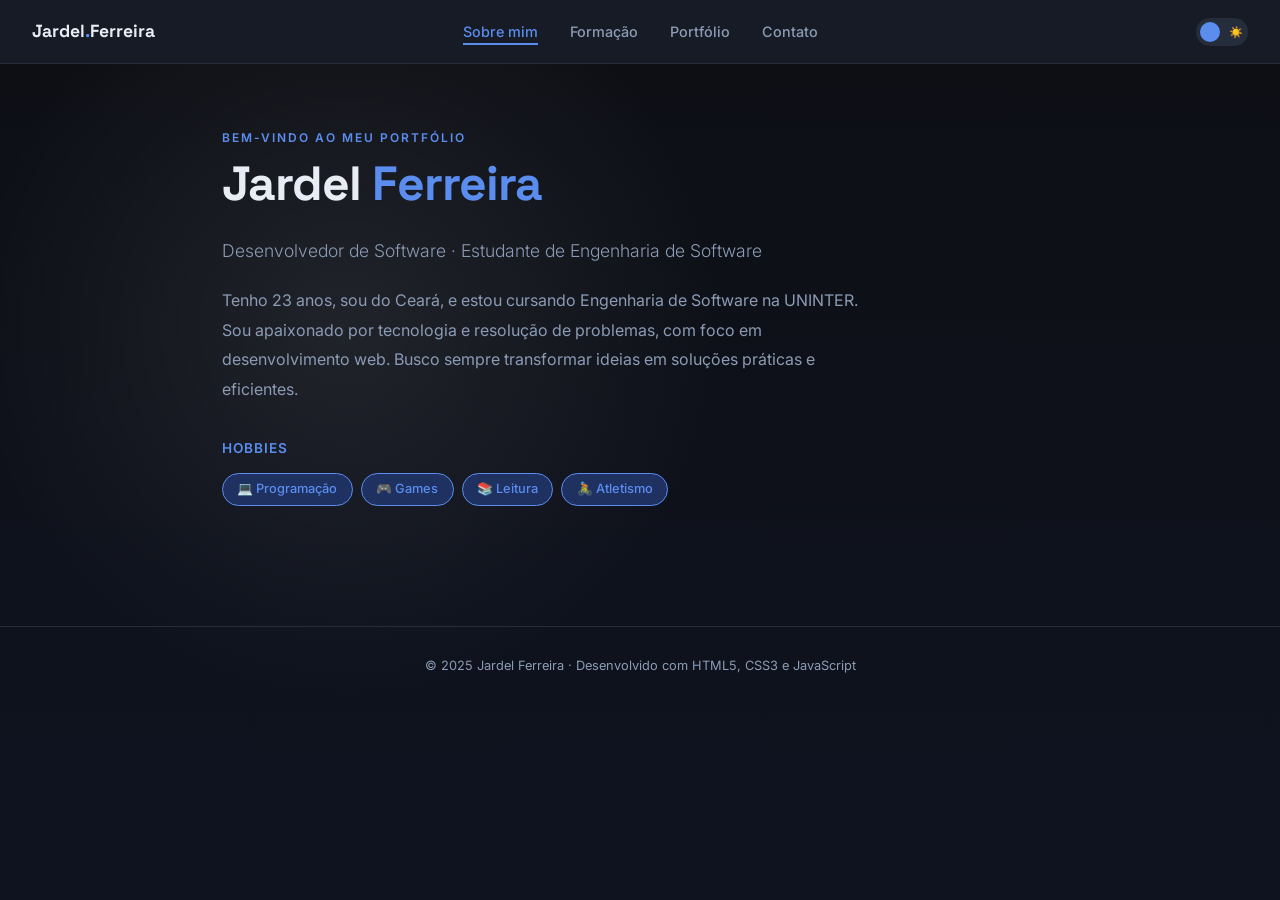
<file: index.html>
<!DOCTYPE html>
<html lang="pt-BR" data-theme="dark">
<head>
  <meta charset="UTF-8" />
  <meta name="viewport" content="width=device-width, initial-scale=1.0" />
  <title>Jardel Junio da Silva Ferreira</title>
  <link rel="preconnect" href="https://fonts.googleapis.com" />
  <link rel="preconnect" href="https://fonts.gstatic.com" crossorigin />
  <link href="https://fonts.googleapis.com/css2?family=Space+Grotesk:wght@400;600;700&family=Inter:wght@300;400;500&display=swap" rel="stylesheet" />
  <link rel="stylesheet" href="css/style.css" />
</head>
<body>

  <!-- Página Sobre: apresentação pessoal e hobbies -->
  <!-- Esta página apresenta dados pessoais e interesses -->
  <nav>
    <div class="nav-logo">Jardel<span>.</span>Ferreira</div>
    <ul class="nav-links" id="nav-links">
      <li><a href="index.html" class="active" aria-current="page">Sobre mim</a></li>
      <li><a href="formacao.html">Formação</a></li>
      <li><a href="portfolio.html">Portfólio</a></li>
      <li><a href="contato.html">Contato</a></li>
    </ul>
    <div class="nav-controls">
      <button id="theme-toggle" aria-label="Alternar tema claro/escuro">
        <span class="icon icon-moon">🌙</span>
        <span class="icon icon-sun">☀️</span>
      </button>
      <button id="menu-toggle" aria-label="Abrir menu" aria-expanded="false">
        <span></span><span></span><span></span>
      </button>
    </div>
  </nav>

  <!-- Começa a área principal de apresentação -->
  <main class="page">
    <p class="eyebrow"> Bem-vindo ao meu portfólio</p>
    <h1 class="page-title">Jardel <span>Ferreira</span></h1>
    <p class="hero-role">Desenvolvedor de Software · Estudante de Engenharia de Software</p>

    <p class="hero-bio">
      Tenho 23 anos, sou do Ceará, e estou cursando Engenharia de Software na UNINTER. Sou apaixonado por tecnologia e
      resolução de problemas, com foco em desenvolvimento web. Busco sempre transformar ideias em soluções práticas e eficientes.
    </p>

    <p class="section-label">Hobbies</p>

    <!-- Lista de hobbies com ícones representando interesses pessoais -->
    <div class="tags">
      <span class="tag">💻 Programação</span>
      <span class="tag">🎮 Games</span>
      <span class="tag">📚 Leitura</span>
      <span class="tag">🚴 Atletismo</span>
    </div>
  </main>

  <!-- Fim do conteúdo da página Sobre -->
  <footer>
    <p>© 2025 Jardel Ferreira · Desenvolvido com HTML5, CSS3 e JavaScript</p>
  </footer>

  <script src="js/main.js"></script>
</body>
</html>
</file>
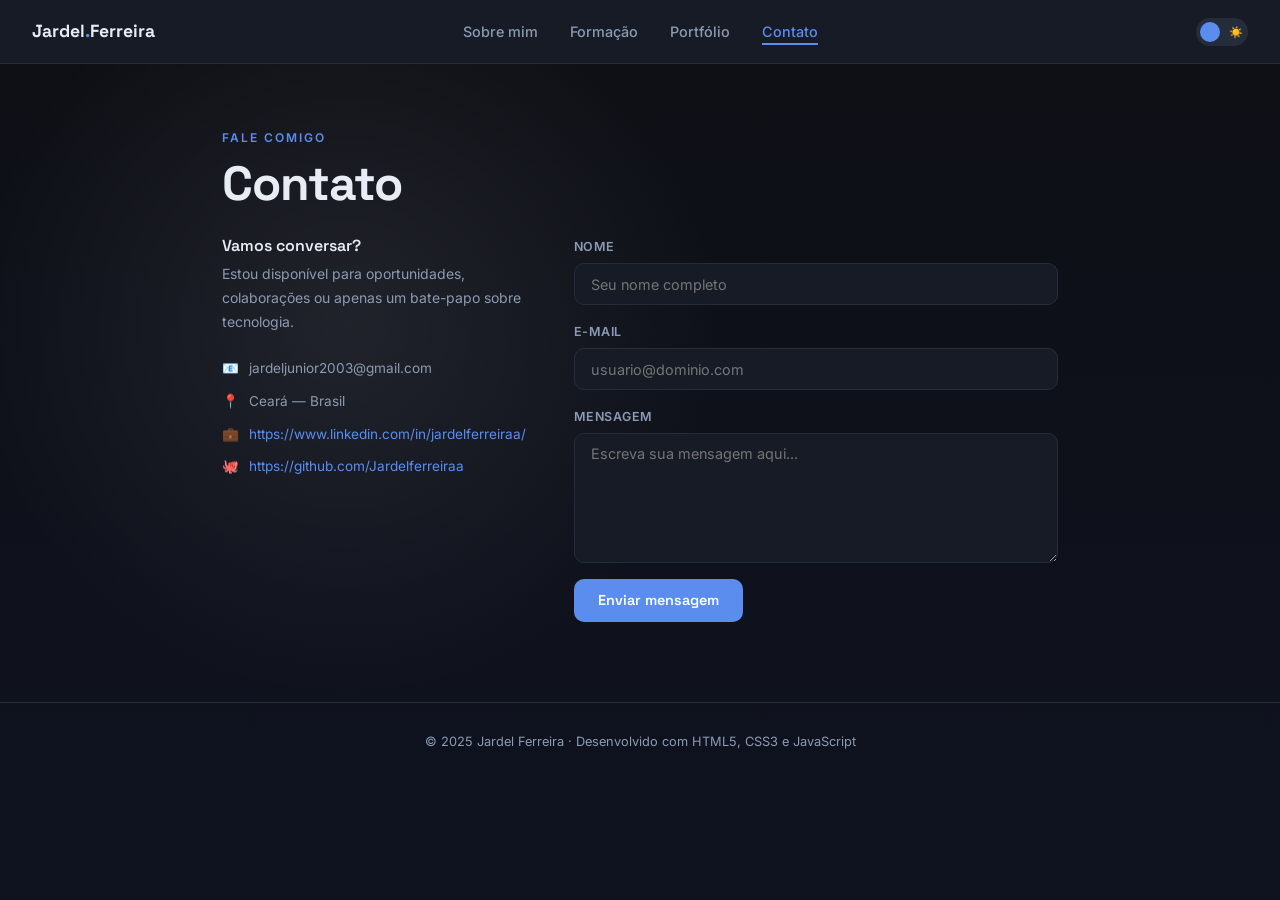
<file: contato.html>
<!DOCTYPE html>
<html lang="pt-BR" data-theme="dark">
<head>
  <meta charset="UTF-8" />
  <meta name="viewport" content="width=device-width, initial-scale=1.0" />
  <title>jardel junio da silva ferreira</title>
  <link rel="preconnect" href="https://fonts.googleapis.com" />
  <link rel="preconnect" href="https://fonts.gstatic.com" crossorigin />
  <link href="https://fonts.googleapis.com/css2?family=Space+Grotesk:wght@400;600;700&family=Inter:wght@300;400;500&display=swap" rel="stylesheet" />
  <link rel="stylesheet" href="css/style.css" />
</head>
<body>

  <!-- Página Contato: formulário e links de contato -->
  <!-- Inclui acesso ao LinkedIn e GitHub em abas separadas -->
  <nav>
    <div class="nav-logo">Jardel<span>.</span>Ferreira</div>
    <ul class="nav-links" id="nav-links">
      <li><a href="index.html">Sobre mim</a></li>
      <li><a href="formacao.html">Formação</a></li>
      <li><a href="portfolio.html">Portfólio</a></li>
      <li><a href="contato.html" class="active" aria-current="page">Contato</a></li>
    </ul>
    <div class="nav-controls">
      <button id="theme-toggle" aria-label="Alternar tema claro/escuro">
        <span class="icon icon-moon">🌙</span>
        <span class="icon icon-sun">☀️</span>
      </button>
      <button id="menu-toggle" aria-label="Abrir menu" aria-expanded="false">
        <span></span><span></span><span></span>
      </button>
    </div>
  </nav>

  <!-- Bloco principal com formulário e informações de contato -->
  <main class="page">
    <p class="eyebrow">Fale Comigo</p>
    <h1 class="page-title">Contato</h1>

    <div class="contact-wrapper">

      <div class="contact-info">
        <h3>Vamos conversar?</h3>
        <!-- Abaixo estão os principais canais de contato com links externos -->
        <p>Estou disponível para oportunidades, colaborações ou apenas um bate-papo sobre tecnologia.</p>

        <div class="contact-row">
          <span>📧</span>
          <span>jardeljunior2003@gmail.com</span>
        </div>
        <div class="contact-row">
          <span>📍</span>
          <span>Ceará — Brasil</span>
        </div>
        <div class="contact-row">
          <span>💼</span>
          <a href="https://www.linkedin.com/in/jardelferreiraa/" target="_blank">https://www.linkedin.com/in/jardelferreiraa/</a>
        </div>
        <div class="contact-row">
          <span>🐙</span>
          <a href="https://github.com/Jardelferreiraa" target="_blank">https://github.com/Jardelferreiraa</a>
        </div>
      </div>

      <form id="form" novalidate>
        <div class="form-group">
          <label for="nome">NOME</label>
          <input type="text" id="nome" placeholder="Seu nome completo" required />
          <span class="field-error" id="erro-nome">Por favor, informe seu nome.</span>
        </div>

        <div class="form-group">
          <label for="email">E-MAIL</label>
          <input type="email" id="email" placeholder="usuario@dominio.com" required />
          <span class="field-error" id="erro-email">Informe um e-mail válido (ex: usuario@dominio.com).</span>
        </div>

        <div class="form-group">
          <label for="mensagem">MENSAGEM</label>
          <textarea id="mensagem" placeholder="Escreva sua mensagem aqui..." required></textarea>
          <span class="field-error" id="erro-mensagem">Por favor, escreva uma mensagem.</span>
        </div>

        <button class="btn btn-primary" id="btn-enviar" type="submit">
          Enviar mensagem
        </button>
      </form>

    </div>
  </main>

  <!-- Fim do conteúdo da página Contato -->
  <footer>
    <p>© 2025 Jardel Ferreira · Desenvolvido com HTML5, CSS3 e JavaScript</p>
  </footer>

  <div class="modal-overlay" id="modal-sucesso" role="dialog" aria-modal="true">
    <div class="modal-box">
      <div class="modal-icon">✅</div>
      <h3>Mensagem enviada com sucesso!</h3>
      <p>Obrigado pelo contato, Jardel. Em breve retornarei sua mensagem.</p>
      <button class="btn btn-primary" id="btn-fechar-modal">Fechar</button>
    </div>
  </div>

  <script src="js/main.js"></script>
</body>
</html>
</file>
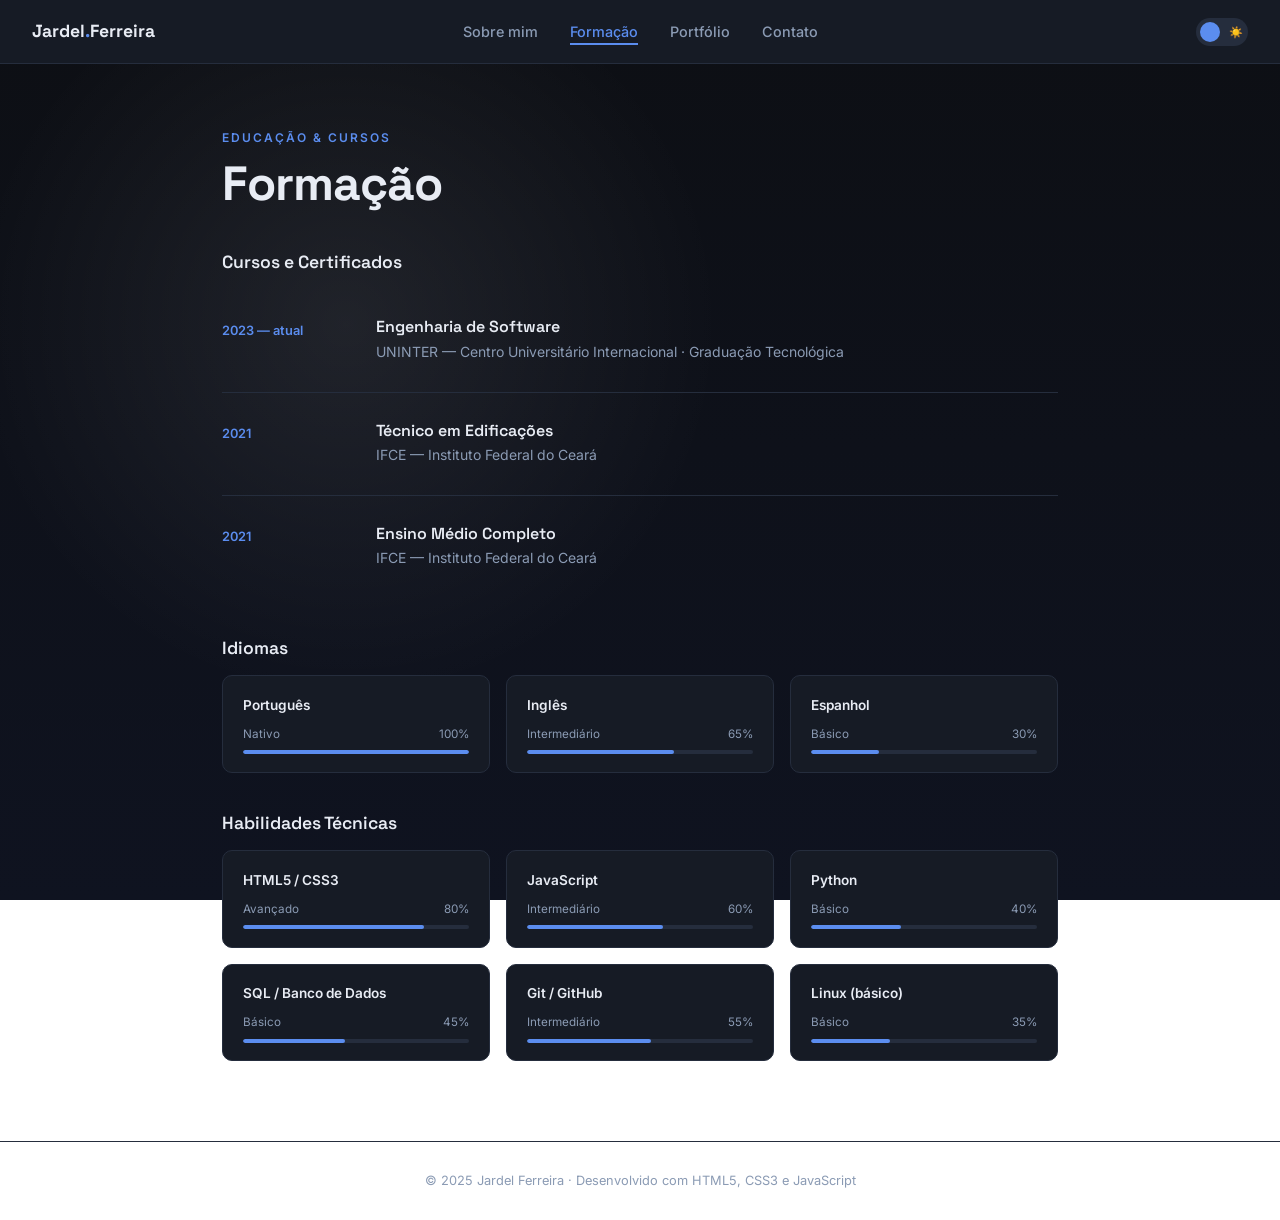
<file: formacao.html>
<!DOCTYPE html>
<html lang="pt-BR" data-theme="dark">
<head>
  <meta charset="UTF-8" />
  <meta name="viewport" content="width=device-width, initial-scale=1.0" />
  <title>Jardel Junio da Silva Ferreira</title>
  <link rel="preconnect" href="https://fonts.googleapis.com" />
  <link rel="preconnect" href="https://fonts.gstatic.com" crossorigin />
  <link href="https://fonts.googleapis.com/css2?family=Space+Grotesk:wght@400;600;700&family=Inter:wght@300;400;500&display=swap" rel="stylesheet" />
  <link rel="stylesheet" href="css/style.css" />
</head>
<body>

  <!-- Página Formação: cursos, idiomas e educação -->
  <!-- Aqui estão listadas formações e níveis de proficiência -->
  <nav>
    <div class="nav-logo">Jardel<span>.</span>Ferreira</div>
    <ul class="nav-links" id="nav-links">
      <li><a href="index.html">Sobre mim</a></li>
      <li><a href="formacao.html" class="active" aria-current="page">Formação</a></li>
      <li><a href="portfolio.html">Portfólio</a></li>
      <li><a href="contato.html">Contato</a></li>
    </ul>
    <div class="nav-controls">
      <button id="theme-toggle" aria-label="Alternar tema claro/escuro">
        <span class="icon icon-moon">🌙</span>
        <span class="icon icon-sun">☀️</span>
      </button>
      <button id="menu-toggle" aria-label="Abrir menu" aria-expanded="false">
        <span></span><span></span><span></span>
      </button>
    </div>
  </nav>

  <!-- Seção principal de formação acadêmica e idiomas -->
  <main class="page">
    <p class="eyebrow">Educação &amp; Cursos</p>
    <h1 class="page-title">Formação</h1>

    <h2 class="section-sub">Cursos e Certificados</h2>
    <!-- Organizado por ano para apresentar a jornada escolar e técnica -->
    <div class="timeline">

      <div class="timeline-item">
        <div class="tl-year">2023 — atual</div>
        <div class="tl-body">
          <h3>Engenharia de Software</h3>
          <p>UNINTER — Centro Universitário Internacional · Graduação Tecnológica</p>
        </div>
      </div>
    
      <div class="timeline-item">
        <div class="tl-year">2021</div>
        <div class="tl-body">
          <h3>Técnico em Edificações</h3>
          <p>IFCE — Instituto Federal do Ceará</p>
        </div>
      </div>

      <div class="timeline-item">
        <div class="tl-year">2021</div>
        <div class="tl-body">
          <h3>Ensino Médio Completo</h3>
          <p>IFCE — Instituto Federal do Ceará</p>
        </div>
      </div>

    </div>

    <h2 class="section-sub">Idiomas</h2>
    <div class="skills-grid">

      <div class="skill-card">
        <h4>Português</h4>
        <div class="skill-label"><span>Nativo</span><span>100%</span></div>
        <div class="skill-bar"><div class="skill-fill" style="width:100%"></div></div>
      </div>

      <div class="skill-card">
        <h4>Inglês</h4>
        <div class="skill-label"><span>Intermediário</span><span>65%</span></div>
        <div class="skill-bar"><div class="skill-fill" style="width:65%"></div></div>
      </div>

      <div class="skill-card">
        <h4>Espanhol</h4>
        <div class="skill-label"><span>Básico</span><span>30%</span></div>
        <div class="skill-bar"><div class="skill-fill" style="width:30%"></div></div>
      </div>

    </div>

    <h2 class="section-sub">Habilidades Técnicas</h2>
    <div class="skills-grid">

      <div class="skill-card">
        <h4>HTML5 / CSS3</h4>
        <div class="skill-label"><span>Avançado</span><span>80%</span></div>
        <div class="skill-bar"><div class="skill-fill" style="width:80%"></div></div>
      </div>

      <div class="skill-card">
        <h4>JavaScript</h4>
        <div class="skill-label"><span>Intermediário</span><span>60%</span></div>
        <div class="skill-bar"><div class="skill-fill" style="width:60%"></div></div>
      </div>

      <div class="skill-card">
        <h4>Python</h4>
        <div class="skill-label"><span>Básico</span><span>40%</span></div>
        <div class="skill-bar"><div class="skill-fill" style="width:40%"></div></div>
      </div>

      <div class="skill-card">
        <h4>SQL / Banco de Dados</h4>
        <div class="skill-label"><span>Básico</span><span>45%</span></div>
        <div class="skill-bar"><div class="skill-fill" style="width:45%"></div></div>
      </div>

      <div class="skill-card">
        <h4>Git / GitHub</h4>
        <div class="skill-label"><span>Intermediário</span><span>55%</span></div>
        <div class="skill-bar"><div class="skill-fill" style="width:55%"></div></div>
      </div>

      <div class="skill-card">
        <h4>Linux (básico)</h4>
        <div class="skill-label"><span>Básico</span><span>35%</span></div>
        <div class="skill-bar"><div class="skill-fill" style="width:35%"></div></div>
      </div>

    </div>
  </main>

  <!-- Fim do conteúdo da página Formação -->
  <footer>
    <p>© 2025 Jardel Ferreira · Desenvolvido com HTML5, CSS3 e JavaScript</p>
  </footer>

  <script src="js/main.js"></script>
</body>
</html>
</file>
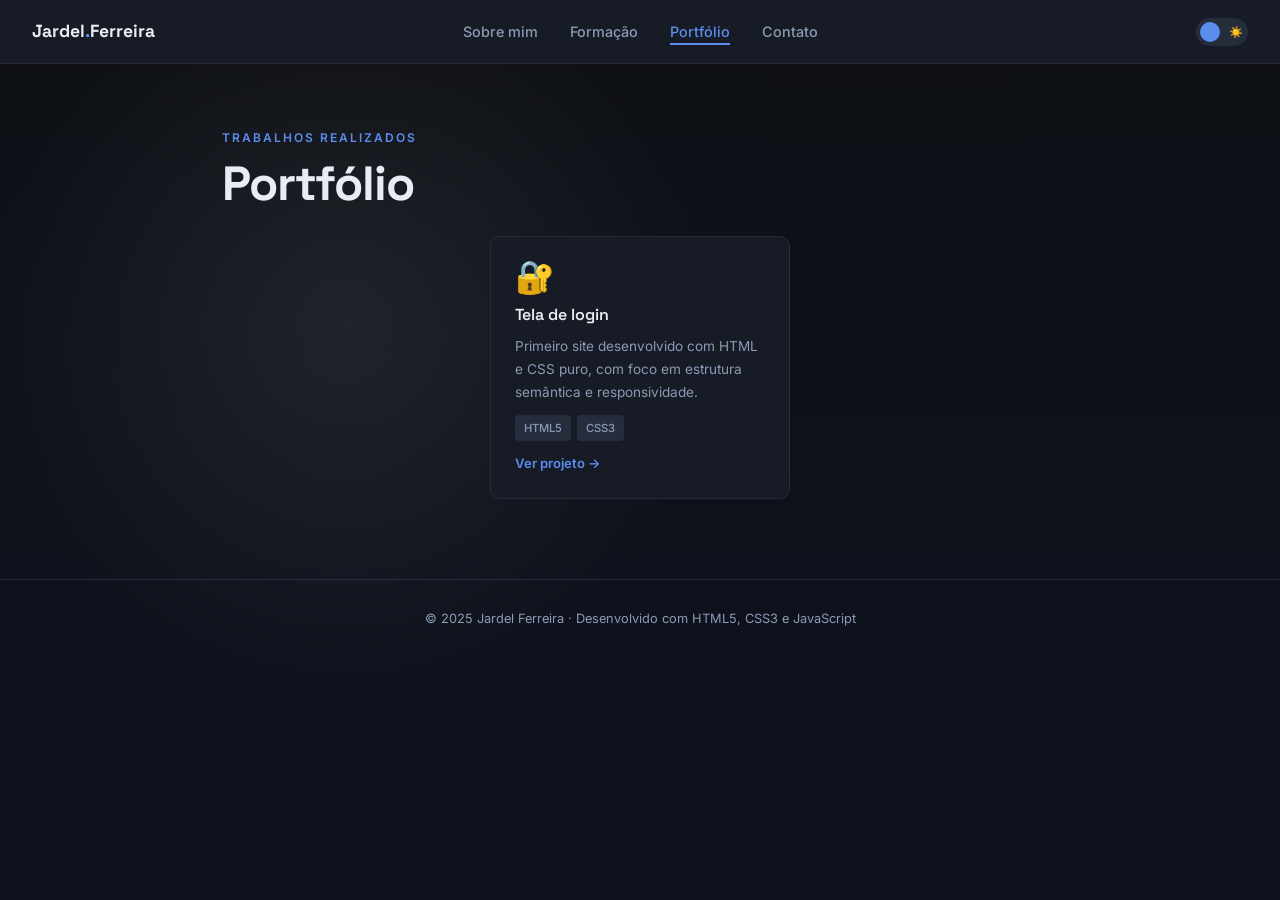
<file: portfolio.html>
<!DOCTYPE html>
<html lang="pt-BR" data-theme="dark">
<head>
  <meta charset="UTF-8" />
  <meta name="viewport" content="width=device-width, initial-scale=1.0" />
  <title>Jardel Junio da Silva Ferreira</title>
  <link rel="preconnect" href="https://fonts.googleapis.com" />
  <link rel="preconnect" href="https://fonts.gstatic.com" crossorigin />
  <link href="https://fonts.googleapis.com/css2?family=Space+Grotesk:wght@400;600;700&family=Inter:wght@300;400;500&display=swap" rel="stylesheet" />
  <link rel="stylesheet" href="css/style.css" />
</head>
<body>

  <!-- Página Portfólio: único projeto mostrado aqui -->
  <!-- Esta página destaca um trabalho finalizado e disponível online -->
  <nav>
    <div class="nav-logo">Jardel<span>.</span>Ferreira</div>
    <ul class="nav-links" id="nav-links">
      <li><a href="index.html">Sobre mim</a></li>
      <li><a href="formacao.html">Formação</a></li>
      <li><a href="portfolio.html" class="active" aria-current="page">Portfólio</a></li>
      <li><a href="contato.html">Contato</a></li>
    </ul>
    <div class="nav-controls">
      <button id="theme-toggle" aria-label="Alternar tema claro/escuro">
        <span class="icon icon-moon">🌙</span>
        <span class="icon icon-sun">☀️</span>
      </button>
      <button id="menu-toggle" aria-label="Abrir menu" aria-expanded="false">
        <span></span><span></span><span></span>
      </button>
    </div>
  </nav>

  <!-- Área principal do portfólio com projeto centralizado -->
  <main class="page">
    <p class="eyebrow">Trabalhos Realizados</p>
    <h1 class="page-title">Portfólio</h1>

    <div class="portfolio-grid">

      <!-- Projeto centralizado no grid para destaque visual -->
      <div class="project-card">
        <div class="project-icon">🔐</div>
        <h3>Tela de login</h3>
        <p>Primeiro site desenvolvido com HTML e CSS puro, com foco em estrutura semântica e responsividade.</p>
        <div class="project-tags">
          <span class="project-tag">HTML5</span>
          <span class="project-tag">CSS3</span>
        </div>
        <a href="https://jardelferreiraa.github.io/Login/" class="project-link" target="_blank">Ver projeto →</a>
      </div>

    </div>
  </main>

  <!-- Fim do conteúdo da página Portfólio -->
  <footer>
    <p>© 2025 Jardel Ferreira · Desenvolvido com HTML5, CSS3 e JavaScript</p>
  </footer>

  <script src="js/main.js"></script>
</body>
</html>
</file>
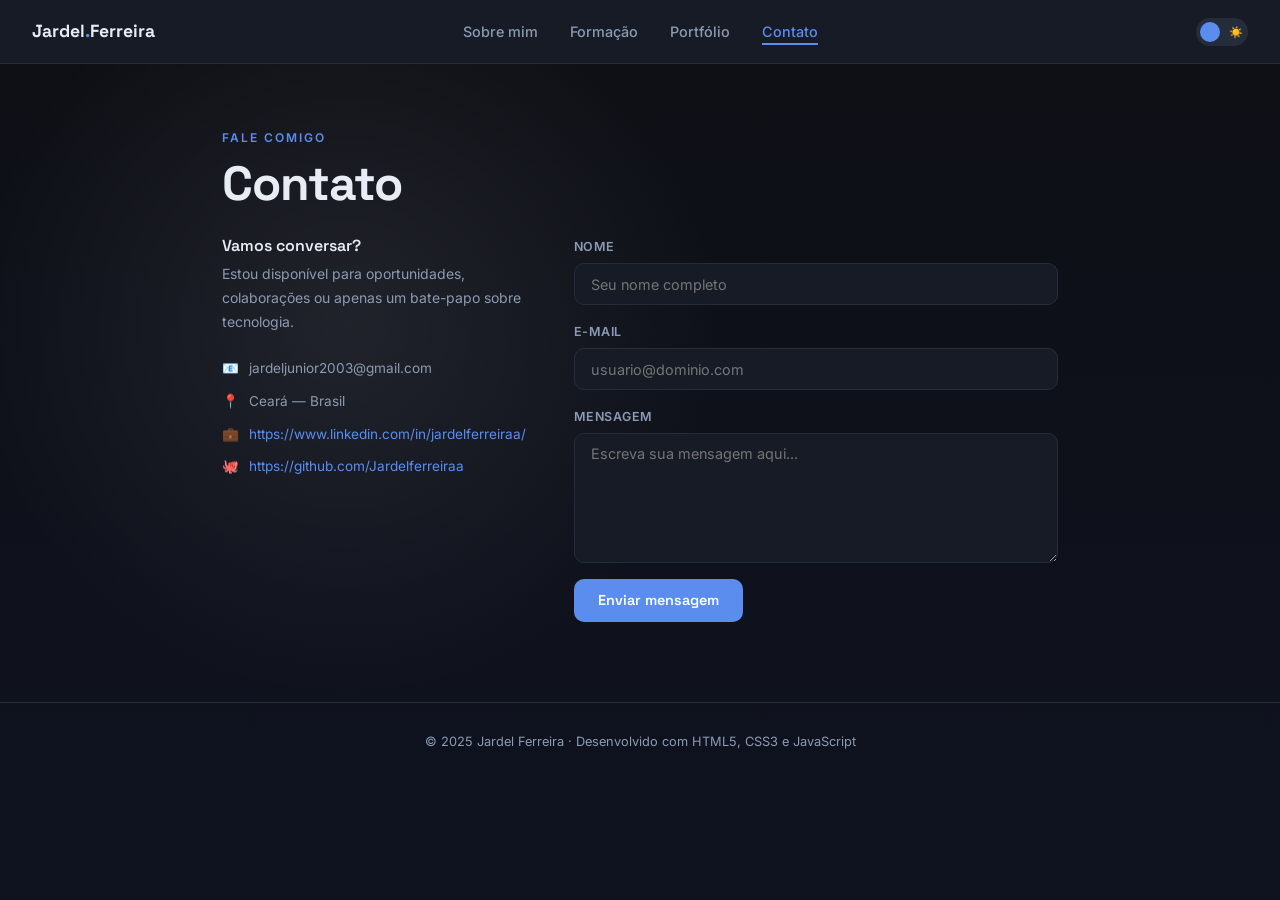
<file: html/contato.html>
<!DOCTYPE html>
<html lang="pt-BR" data-theme="dark">
<head>
  <meta charset="UTF-8" />
  <meta name="viewport" content="width=device-width, initial-scale=1.0" />
  <title>jardel junio da silva ferreira</title>
  <link rel="preconnect" href="https://fonts.googleapis.com" />
  <link rel="preconnect" href="https://fonts.gstatic.com" crossorigin />
  <link href="https://fonts.googleapis.com/css2?family=Space+Grotesk:wght@400;600;700&family=Inter:wght@300;400;500&display=swap" rel="stylesheet" />
  <link rel="stylesheet" href="../css/style.css" />
</head>
<body>

  <!-- Página Contato: formulário e links de contato -->
  <!-- Inclui acesso ao LinkedIn e GitHub em abas separadas -->
  <nav>
    <div class="nav-logo">Jardel<span>.</span>Ferreira</div>
    <ul class="nav-links" id="nav-links">
      <li><a href="sobre.html">Sobre mim</a></li>
      <li><a href="formacao.html">Formação</a></li>
      <li><a href="portfolio.html">Portfólio</a></li>
      <li><a href="contato.html" class="active" aria-current="page">Contato</a></li>
    </ul>
    <div class="nav-controls">
      <button id="theme-toggle" aria-label="Alternar tema claro/escuro">
        <span class="icon icon-moon">🌙</span>
        <span class="icon icon-sun">☀️</span>
      </button>
      <button id="menu-toggle" aria-label="Abrir menu" aria-expanded="false">
        <span></span><span></span><span></span>
      </button>
    </div>
  </nav>

  <!-- Bloco principal com formulário e informações de contato -->
  <main class="page">
    <p class="eyebrow">Fale Comigo</p>
    <h1 class="page-title">Contato</h1>

    <div class="contact-wrapper">

      <div class="contact-info">
        <h3>Vamos conversar?</h3>
        <!-- Abaixo estão os principais canais de contato com links externos -->
        <p>Estou disponível para oportunidades, colaborações ou apenas um bate-papo sobre tecnologia.</p>

        <div class="contact-row">
          <span>📧</span>
          <span>jardeljunior2003@gmail.com</span>
        </div>
        <div class="contact-row">
          <span>📍</span>
          <span>Ceará — Brasil</span>
        </div>
        <div class="contact-row">
          <span>💼</span>
          <a href="https://www.linkedin.com/in/jardelferreiraa/" target="_blank">https://www.linkedin.com/in/jardelferreiraa/</a>
        </div>
        <div class="contact-row">
          <span>🐙</span>
          <a href="https://github.com/Jardelferreiraa" target="_blank">https://github.com/Jardelferreiraa</a>
        </div>
      </div>

      <form id="form" novalidate>
        <div class="form-group">
          <label for="nome">NOME</label>
          <input type="text" id="nome" placeholder="Seu nome completo" required />
          <span class="field-error" id="erro-nome">Por favor, informe seu nome.</span>
        </div>

        <div class="form-group">
          <label for="email">E-MAIL</label>
          <input type="email" id="email" placeholder="usuario@dominio.com" required />
          <span class="field-error" id="erro-email">Informe um e-mail válido (ex: usuario@dominio.com).</span>
        </div>

        <div class="form-group">
          <label for="mensagem">MENSAGEM</label>
          <textarea id="mensagem" placeholder="Escreva sua mensagem aqui..." required></textarea>
          <span class="field-error" id="erro-mensagem">Por favor, escreva uma mensagem.</span>
        </div>

        <button class="btn btn-primary" id="btn-enviar" type="submit">
          Enviar mensagem
        </button>
      </form>

    </div>
  </main>

  <!-- Fim do conteúdo da página Contato -->
  <footer>
    <p>© 2025 Jardel Ferreira · Desenvolvido com HTML5, CSS3 e JavaScript</p>
  </footer>

  <div class="modal-overlay" id="modal-sucesso" role="dialog" aria-modal="true">
    <div class="modal-box">
      <div class="modal-icon">✅</div>
      <h3>Mensagem enviada com sucesso!</h3>
      <p>Obrigado pelo contato, Jardel. Em breve retornarei sua mensagem.</p>
      <button class="btn btn-primary" id="btn-fechar-modal">Fechar</button>
    </div>
  </div>

  <script src="../js/main.js"></script>
</body>
</html>
</file>
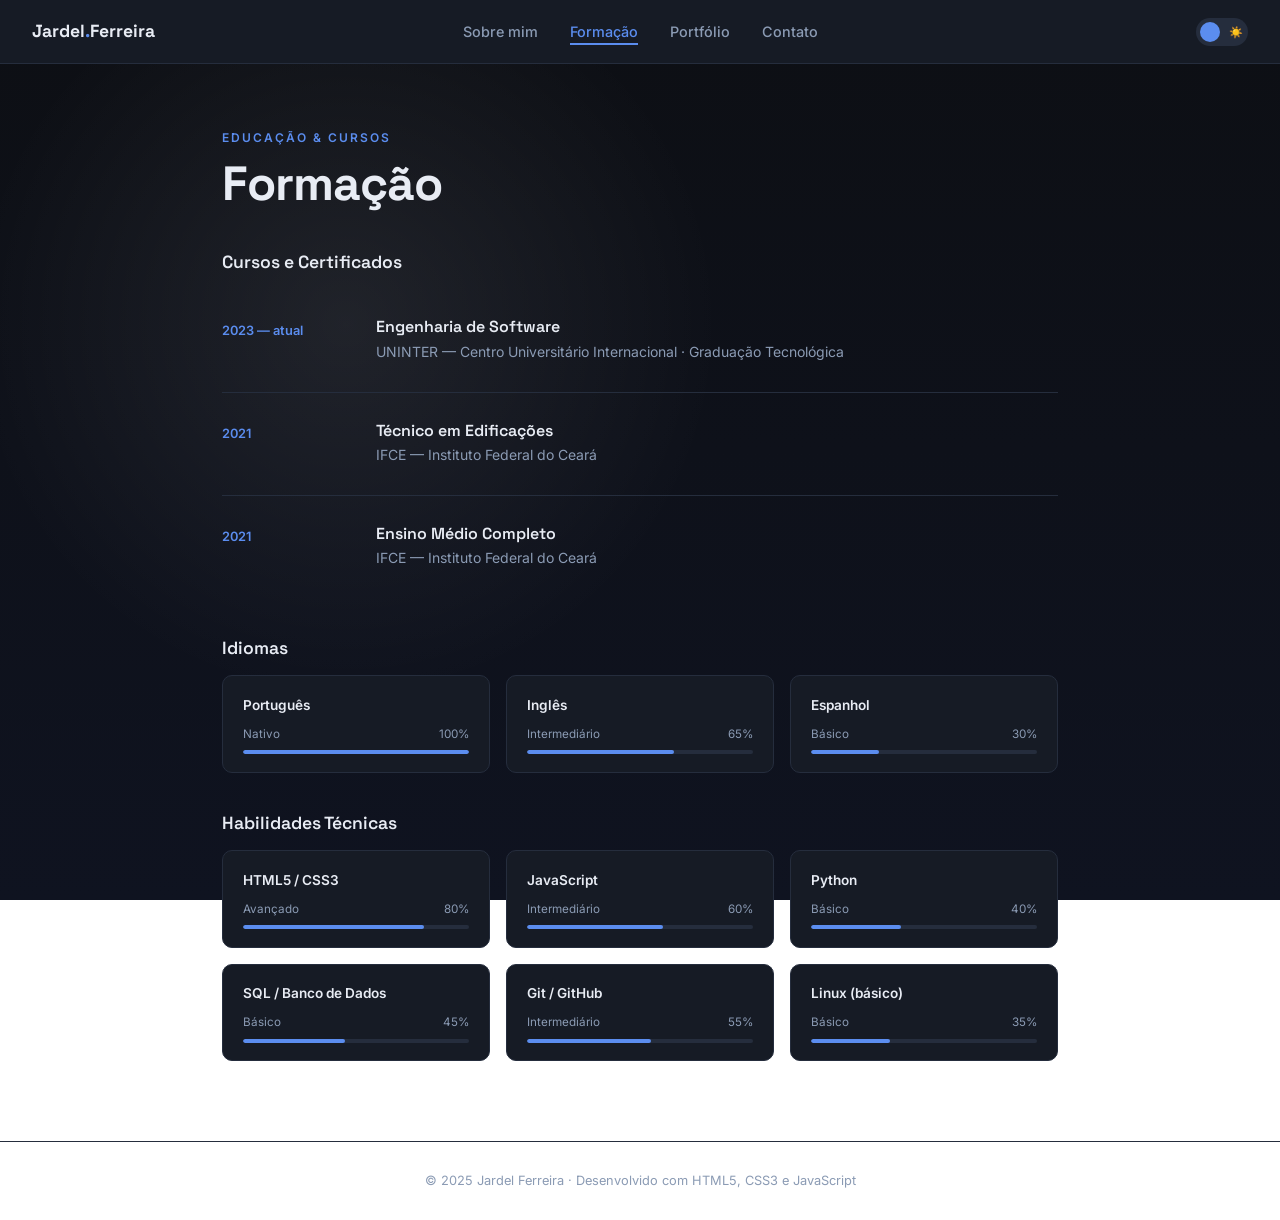
<file: html/formacao.html>
<!DOCTYPE html>
<html lang="pt-BR" data-theme="dark">
<head>
  <meta charset="UTF-8" />
  <meta name="viewport" content="width=device-width, initial-scale=1.0" />
  <title>Jardel Junio da Silva Ferreira</title>
  <link rel="preconnect" href="https://fonts.googleapis.com" />
  <link rel="preconnect" href="https://fonts.gstatic.com" crossorigin />
  <link href="https://fonts.googleapis.com/css2?family=Space+Grotesk:wght@400;600;700&family=Inter:wght@300;400;500&display=swap" rel="stylesheet" />
  <link rel="stylesheet" href="../css/style.css" />
</head>
<body>

  <!-- Página Formação: cursos, idiomas e educação -->
  <!-- Aqui estão listadas formações e níveis de proficiência -->
  <nav>
    <div class="nav-logo">Jardel<span>.</span>Ferreira</div>
    <ul class="nav-links" id="nav-links">
      <li><a href="sobre.html">Sobre mim</a></li>
      <li><a href="formacao.html" class="active" aria-current="page">Formação</a></li>
      <li><a href="portfolio.html">Portfólio</a></li>
      <li><a href="contato.html">Contato</a></li>
    </ul>
    <div class="nav-controls">
      <button id="theme-toggle" aria-label="Alternar tema claro/escuro">
        <span class="icon icon-moon">🌙</span>
        <span class="icon icon-sun">☀️</span>
      </button>
      <button id="menu-toggle" aria-label="Abrir menu" aria-expanded="false">
        <span></span><span></span><span></span>
      </button>
    </div>
  </nav>

  <!-- Seção principal de formação acadêmica e idiomas -->
  <main class="page">
    <p class="eyebrow">Educação &amp; Cursos</p>
    <h1 class="page-title">Formação</h1>

    <h2 class="section-sub">Cursos e Certificados</h2>
    <!-- Organizado por ano para apresentar a jornada escolar e técnica -->
    <div class="timeline">

      <div class="timeline-item">
        <div class="tl-year">2023 — atual</div>
        <div class="tl-body">
          <h3>Engenharia de Software</h3>
          <p>UNINTER — Centro Universitário Internacional · Graduação Tecnológica</p>
        </div>
      </div>
    
      <div class="timeline-item">
        <div class="tl-year">2021</div>
        <div class="tl-body">
          <h3>Técnico em Edificações</h3>
          <p>IFCE — Instituto Federal do Ceará</p>
        </div>
      </div>

      <div class="timeline-item">
        <div class="tl-year">2021</div>
        <div class="tl-body">
          <h3>Ensino Médio Completo</h3>
          <p>IFCE — Instituto Federal do Ceará</p>
        </div>
      </div>

    </div>

    <h2 class="section-sub">Idiomas</h2>
    <div class="skills-grid">

      <div class="skill-card">
        <h4>Português</h4>
        <div class="skill-label"><span>Nativo</span><span>100%</span></div>
        <div class="skill-bar"><div class="skill-fill" style="width:100%"></div></div>
      </div>

      <div class="skill-card">
        <h4>Inglês</h4>
        <div class="skill-label"><span>Intermediário</span><span>65%</span></div>
        <div class="skill-bar"><div class="skill-fill" style="width:65%"></div></div>
      </div>

      <div class="skill-card">
        <h4>Espanhol</h4>
        <div class="skill-label"><span>Básico</span><span>30%</span></div>
        <div class="skill-bar"><div class="skill-fill" style="width:30%"></div></div>
      </div>

    </div>

    <h2 class="section-sub">Habilidades Técnicas</h2>
    <div class="skills-grid">

      <div class="skill-card">
        <h4>HTML5 / CSS3</h4>
        <div class="skill-label"><span>Avançado</span><span>80%</span></div>
        <div class="skill-bar"><div class="skill-fill" style="width:80%"></div></div>
      </div>

      <div class="skill-card">
        <h4>JavaScript</h4>
        <div class="skill-label"><span>Intermediário</span><span>60%</span></div>
        <div class="skill-bar"><div class="skill-fill" style="width:60%"></div></div>
      </div>

      <div class="skill-card">
        <h4>Python</h4>
        <div class="skill-label"><span>Básico</span><span>40%</span></div>
        <div class="skill-bar"><div class="skill-fill" style="width:40%"></div></div>
      </div>

      <div class="skill-card">
        <h4>SQL / Banco de Dados</h4>
        <div class="skill-label"><span>Básico</span><span>45%</span></div>
        <div class="skill-bar"><div class="skill-fill" style="width:45%"></div></div>
      </div>

      <div class="skill-card">
        <h4>Git / GitHub</h4>
        <div class="skill-label"><span>Intermediário</span><span>55%</span></div>
        <div class="skill-bar"><div class="skill-fill" style="width:55%"></div></div>
      </div>

      <div class="skill-card">
        <h4>Linux (básico)</h4>
        <div class="skill-label"><span>Básico</span><span>35%</span></div>
        <div class="skill-bar"><div class="skill-fill" style="width:35%"></div></div>
      </div>

    </div>
  </main>

  <!-- Fim do conteúdo da página Formação -->
  <footer>
    <p>© 2025 Jardel Ferreira · Desenvolvido com HTML5, CSS3 e JavaScript</p>
  </footer>

  <script src="../js/main.js"></script>
</body>
</html>
</file>
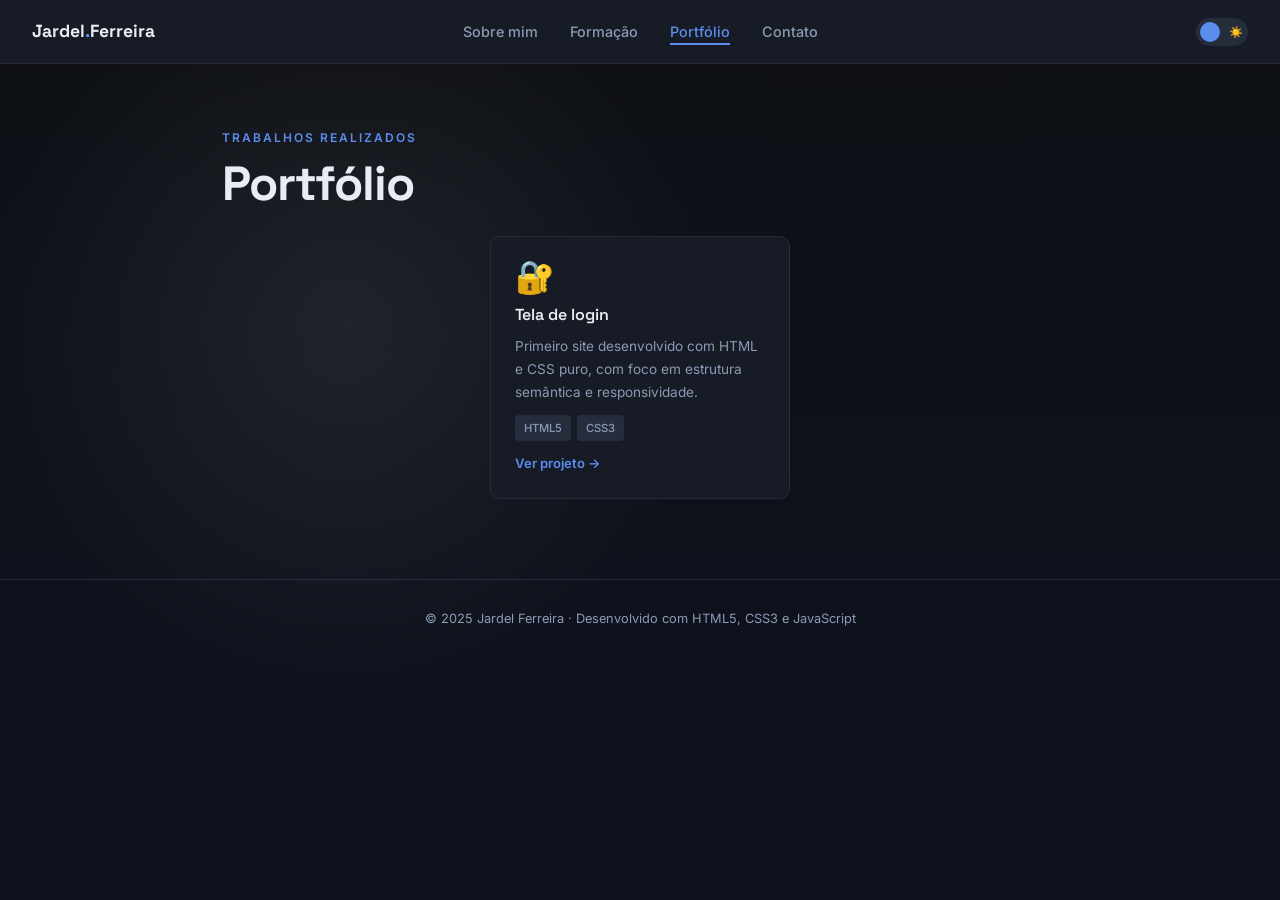
<file: html/portfolio.html>
<!DOCTYPE html>
<html lang="pt-BR" data-theme="dark">
<head>
  <meta charset="UTF-8" />
  <meta name="viewport" content="width=device-width, initial-scale=1.0" />
  <title>Jardel Junio da Silva Ferreira</title>
  <link rel="preconnect" href="https://fonts.googleapis.com" />
  <link rel="preconnect" href="https://fonts.gstatic.com" crossorigin />
  <link href="https://fonts.googleapis.com/css2?family=Space+Grotesk:wght@400;600;700&family=Inter:wght@300;400;500&display=swap" rel="stylesheet" />
  <link rel="stylesheet" href="../css/style.css" />
</head>
<body>

  <!-- Página Portfólio: único projeto mostrado aqui -->
  <!-- Esta página destaca um trabalho finalizado e disponível online -->
  <nav>
    <div class="nav-logo">Jardel<span>.</span>Ferreira</div>
    <ul class="nav-links" id="nav-links">
      <li><a href="sobre.html">Sobre mim</a></li>
      <li><a href="formacao.html">Formação</a></li>
      <li><a href="portfolio.html" class="active" aria-current="page">Portfólio</a></li>
      <li><a href="contato.html">Contato</a></li>
    </ul>
    <div class="nav-controls">
      <button id="theme-toggle" aria-label="Alternar tema claro/escuro">
        <span class="icon icon-moon">🌙</span>
        <span class="icon icon-sun">☀️</span>
      </button>
      <button id="menu-toggle" aria-label="Abrir menu" aria-expanded="false">
        <span></span><span></span><span></span>
      </button>
    </div>
  </nav>

  <!-- Área principal do portfólio com projeto centralizado -->
  <main class="page">
    <p class="eyebrow">Trabalhos Realizados</p>
    <h1 class="page-title">Portfólio</h1>

    <div class="portfolio-grid">

      <!-- Projeto centralizado no grid para destaque visual -->
      <div class="project-card">
        <div class="project-icon">🔐</div>
        <h3>Tela de login</h3>
        <p>Primeiro site desenvolvido com HTML e CSS puro, com foco em estrutura semântica e responsividade.</p>
        <div class="project-tags">
          <span class="project-tag">HTML5</span>
          <span class="project-tag">CSS3</span>
        </div>
        <a href="https://jardelferreiraa.github.io/Login/" class="project-link" target="_blank">Ver projeto →</a>
      </div>

    </div>
  </main>

  <!-- Fim do conteúdo da página Portfólio -->
  <footer>
    <p>© 2025 Jardel Ferreira · Desenvolvido com HTML5, CSS3 e JavaScript</p>
  </footer>

  <script src="../js/main.js"></script>
</body>
</html>
</file>
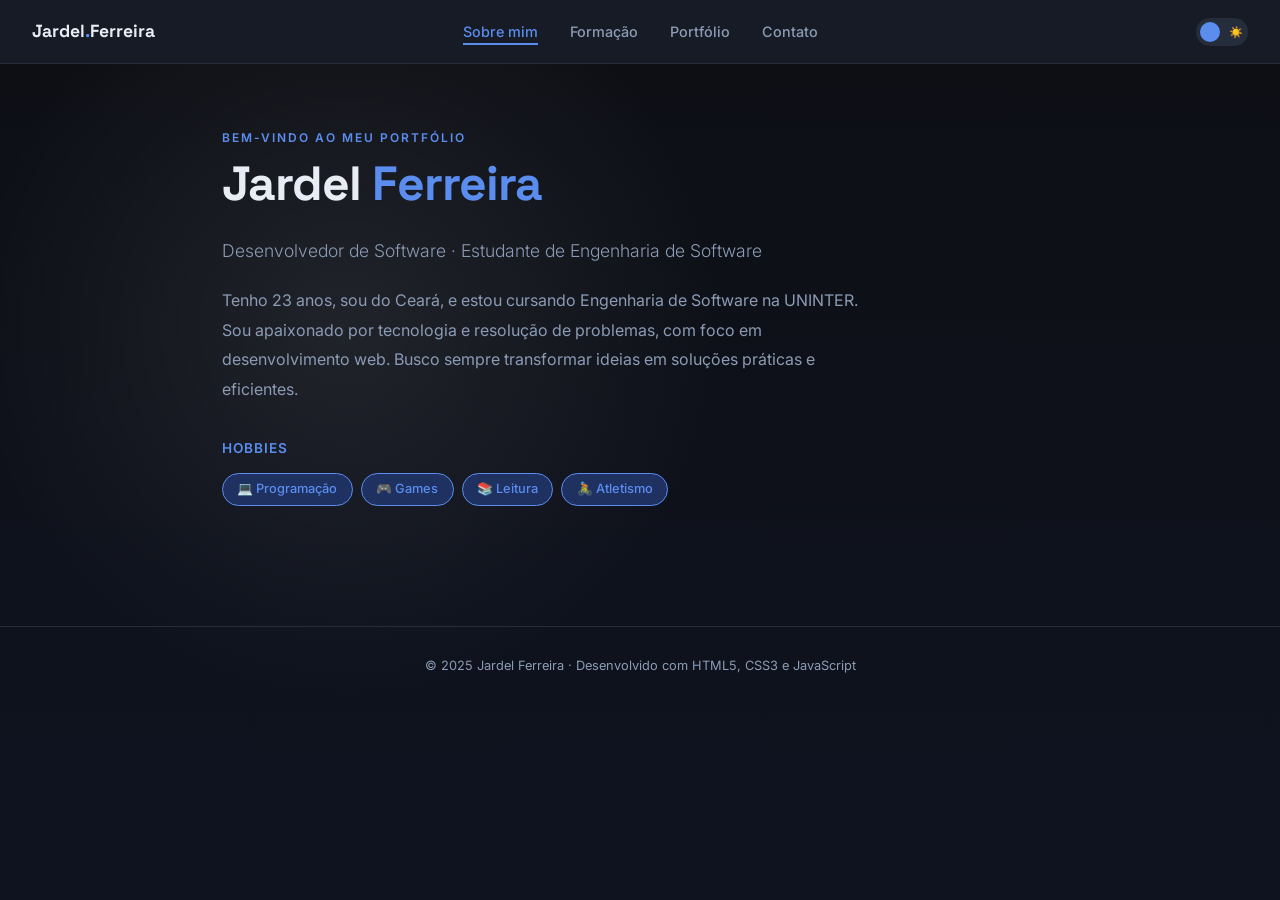
<file: html/sobre.html>
<!DOCTYPE html>
<html lang="pt-BR" data-theme="dark">
<head>
  <meta charset="UTF-8" />
  <meta name="viewport" content="width=device-width, initial-scale=1.0" />
  <title>Jardel Junio da Silva Ferreira</title>
  <link rel="preconnect" href="https://fonts.googleapis.com" />
  <link rel="preconnect" href="https://fonts.gstatic.com" crossorigin />
  <link href="https://fonts.googleapis.com/css2?family=Space+Grotesk:wght@400;600;700&family=Inter:wght@300;400;500&display=swap" rel="stylesheet" />
  <link rel="stylesheet" href="../css/style.css" />
</head>
<body>

  <!-- Página Sobre: apresentação pessoal e hobbies -->
  <!-- Esta página apresenta dados pessoais e interesses -->
  <nav>
    <div class="nav-logo">Jardel<span>.</span>Ferreira</div>
    <ul class="nav-links" id="nav-links">
      <li><a href="sobre.html" class="active" aria-current="page">Sobre mim</a></li>
      <li><a href="formacao.html">Formação</a></li>
      <li><a href="portfolio.html">Portfólio</a></li>
      <li><a href="contato.html">Contato</a></li>
    </ul>
    <div class="nav-controls">
      <button id="theme-toggle" aria-label="Alternar tema claro/escuro">
        <span class="icon icon-moon">🌙</span>
        <span class="icon icon-sun">☀️</span>
      </button>
      <button id="menu-toggle" aria-label="Abrir menu" aria-expanded="false">
        <span></span><span></span><span></span>
      </button>
    </div>
  </nav>

  <!-- Começa a área principal de apresentação -->
  <main class="page">
    <p class="eyebrow"> Bem-vindo ao meu portfólio</p>
    <h1 class="page-title">Jardel <span>Ferreira</span></h1>
    <p class="hero-role">Desenvolvedor de Software · Estudante de Engenharia de Software</p>

    <p class="hero-bio">
      Tenho 23 anos, sou do Ceará, e estou cursando Engenharia de Software na UNINTER. Sou apaixonado por tecnologia e
      resolução de problemas, com foco em desenvolvimento web. Busco sempre transformar ideias em soluções práticas e eficientes.
    </p>

    <p class="section-label">Hobbies</p>

    <!-- Lista de hobbies com ícones representando interesses pessoais -->
    <div class="tags">
      <span class="tag">💻 Programação</span>
      <span class="tag">🎮 Games</span>
      <span class="tag">📚 Leitura</span>
      <span class="tag">🚴 Atletismo</span>
    </div>
  </main>

  <!-- Fim do conteúdo da página Sobre -->
  <footer>
    <p>© 2025 Jardel Ferreira · Desenvolvido com HTML5, CSS3 e JavaScript</p>
  </footer>

  <script src="../js/main.js"></script>
</body>
</html>
</file>
<file: css/style.css>
:root {
  --bg:         #0D0F14;
  --surface:    #161B25;
  --border:     #252D3D;
  --accent:     #5B8DEF;
  --accent-dim: #1E3160;
  --text:       #E8ECF4;
  --muted:      #8B9BB4;
  --danger:     #EF5B5B;
  --radius:     10px;
  --nav-h:      64px;
  --tr:         0.3s ease;
}

[data-theme="light"] {
  --bg:         #F0F4FB;
  --surface:    #FFFFFF;
  --border:     #D0D8E8;
  --accent:     #2D62D9;
  --accent-dim: #D0DEFF;
  --text:       #1A1F2E;
  --muted:      #5A6480;
}

*, *::before, *::after { box-sizing: border-box; margin: 0; padding: 0; }
html { scroll-behavior: smooth; }

body {
  font-family: 'Inter', sans-serif;
  color: var(--text);
  line-height: 1.7;
  padding-top: var(--nav-h);
  background: radial-gradient(circle at 15% 20%, rgba(255,255,255,0.08) 0%, transparent 16%),
              radial-gradient(circle at 75% 10%, rgba(255,255,255,0.06) 0%, transparent 14%),
              radial-gradient(circle at 50% 80%, rgba(255,255,255,0.05) 0%, transparent 18%),
              linear-gradient(180deg, var(--bg) 0%, #0f1320 100%);
  background-attachment: fixed;
  background-size: 180% 180%, 220% 220%, 200% 200%, 100% 100%;
  animation: space-drift 25s linear infinite;
  transition: background var(--tr), color var(--tr);
}

@keyframes space-drift {
  0% {
    background-position: 0% 0%, 0% 0%, 0% 0%, 0% 0%;
  }
  50% {
    background-position: 25% 10%, 10% 15%, -15% -10%, 0% 0%;
  }
  100% {
    background-position: 0% 0%, 0% 0%, 0% 0%, 0% 0%;
  }
}

h1, h2, h3 { font-family: 'Space Grotesk', sans-serif; line-height: 1.2; }
a { color: var(--accent); text-decoration: none; }
a:hover { text-decoration: underline; }

nav {
  position: fixed;
  top: 0; left: 0; right: 0;
  height: var(--nav-h);
  background: var(--surface);
  border-bottom: 1px solid var(--border);
  display: flex;
  align-items: center;
  justify-content: center;
  padding: 0 2rem;
  z-index: 1000;
  transition: background var(--tr), border-color var(--tr);
}

.nav-logo {
  position: absolute;
  left: 2rem;
  font-family: 'Space Grotesk', sans-serif;
  font-weight: 700;
  font-size: 1.1rem;
  color: var(--text);
}
.nav-logo span { color: var(--accent); }

.nav-links {
  display: flex;
  gap: 2rem;
  list-style: none;
}
.nav-links a {
  font-size: 0.9rem;
  font-weight: 500;
  color: var(--muted);
  padding-bottom: 3px;
  border-bottom: 2px solid transparent;
  transition: color var(--tr), border-color var(--tr);
}
.nav-links a:hover { color: var(--accent); text-decoration: none; }
.nav-links a.active {
  color: var(--accent);
  border-bottom-color: var(--accent);
}

.nav-controls {
  position: absolute;
  right: 2rem;
  display: flex;
  align-items: center;
  gap: 1rem;
}

#theme-toggle {
  background: var(--border);
  border: none;
  border-radius: 20px;
  width: 52px; height: 28px;
  cursor: pointer;
  position: relative;
  transition: background var(--tr);
}
#theme-toggle::after {
  content: '';
  position: absolute;
  top: 4px; left: 4px;
  width: 20px; height: 20px;
  border-radius: 50%;
  background: var(--accent);
  transition: transform var(--tr);
}
[data-theme="light"] #theme-toggle::after { transform: translateX(24px); }
#theme-toggle .icon {
  position: absolute;
  top: 50%; transform: translateY(-50%);
  font-size: 11px; pointer-events: none;
}
#theme-toggle .icon-moon { left: 6px; }
#theme-toggle .icon-sun  { right: 5px; }

#menu-toggle {
  display: none;
  flex-direction: column;
  gap: 5px;
  background: none; border: none;
  cursor: pointer; padding: 4px;
}
#menu-toggle span {
  display: block;
  width: 24px; height: 2px;
  background: var(--text);
  border-radius: 2px;
  transition: all var(--tr);
}

.page {
  max-width: 900px;
  margin: 0 auto;
  padding: 4rem 2rem 5rem;
}

.eyebrow {
  font-size: 0.75rem;
  font-weight: 600;
  letter-spacing: 2px;
  text-transform: uppercase;
  color: var(--accent);
  margin-bottom: 0.4rem;
}

.page-title {
  font-size: clamp(2rem, 5vw, 3rem);
  font-weight: 700;
  letter-spacing: -1px;
  margin-bottom: 1.5rem;
}
.page-title span { color: var(--accent); }

.hero-role {
  font-size: 1.1rem;
  color: var(--muted);
  font-weight: 300;
  margin-bottom: 1.25rem;
}
.hero-bio {
  max-width: 640px;
  color: var(--muted);
  margin-bottom: 2rem;
  line-height: 1.85;
}

.section-label {
  font-size: 0.85rem;
  font-weight: 600;
  letter-spacing: 1px;
  text-transform: uppercase;
  color: var(--accent);
  margin-bottom: 0.8rem;
}

.tags { display: flex; flex-wrap: wrap; gap: 0.5rem; margin-bottom: 2.5rem; }
.tag {
  background: var(--accent-dim);
  color: var(--accent);
  border: 1px solid var(--accent);
  border-radius: 20px;
  padding: 0.3rem 0.9rem;
  font-size: 0.8rem;
  font-weight: 500;
}

.btn-group { display: flex; gap: 1rem; flex-wrap: wrap; }
.btn {
  display: inline-block;
  padding: 0.65rem 1.4rem;
  border-radius: var(--radius);
  font-family: 'Space Grotesk', sans-serif;
  font-weight: 600;
  font-size: 0.9rem;
  cursor: pointer;
  transition: all var(--tr);
  border: 2px solid transparent;
}
.btn-primary { background: var(--accent); color: #fff; }
.btn-primary:hover {
  background: transparent;
  border-color: var(--accent);
  color: var(--accent);
  text-decoration: none;
}
.btn-outline { background: transparent; border-color: var(--border); color: var(--text); }
.btn-outline:hover { border-color: var(--accent); color: var(--accent); text-decoration: none; }


.timeline { display: flex; flex-direction: column; }
.timeline-item {
  display: grid;
  grid-template-columns: 130px 1fr;
  gap: 1.5rem;
  padding: 1.75rem 0;
  border-bottom: 1px solid var(--border);
}
.timeline-item:last-child { border-bottom: none; }
.tl-year {
  font-size: 0.8rem;
  font-weight: 600;
  color: var(--accent);
  padding-top: 0.15rem;
}
.tl-body h3 { font-size: 1rem; font-weight: 600; margin-bottom: 0.2rem; }
.tl-body p  { font-size: 0.875rem; color: var(--muted); }

.section-sub {
  font-size: 1.1rem;
  font-weight: 600;
  margin: 2.5rem 0 1rem;
  color: var(--text);
}

.skills-grid {
  display: grid;
  grid-template-columns: repeat(auto-fill, minmax(210px, 1fr));
  gap: 1rem;
}
.skill-card {
  background: var(--surface);
  border: 1px solid var(--border);
  border-radius: var(--radius);
  padding: 1.1rem 1.25rem;
  transition: border-color var(--tr), transform var(--tr);
}
.skill-card:hover { border-color: var(--accent); transform: translateY(-2px); }
.skill-card h4 { font-size: 0.85rem; font-weight: 600; margin-bottom: 0.5rem; }
.skill-label {
  display: flex;
  justify-content: space-between;
  font-size: 0.73rem;
  color: var(--muted);
  margin-bottom: 0.35rem;
}
.skill-bar { height: 4px; background: var(--border); border-radius: 2px; overflow: hidden; }
.skill-fill { height: 100%; background: var(--accent); border-radius: 2px; }

.portfolio-grid {
  display: grid;
  grid-template-columns: repeat(auto-fill, minmax(260px, 1fr));
  gap: 1.25rem;
  justify-items: center;
  max-width: 300px;
  margin: 0 auto;
}
.project-card {
  background: var(--surface);
  border: 1px solid var(--border);
  border-radius: var(--radius);
  padding: 1.5rem;
  display: flex;
  flex-direction: column;
  gap: 0.7rem;
  transition: border-color var(--tr), transform var(--tr);
}
.project-card:hover { border-color: var(--accent); transform: translateY(-3px); }
.project-icon { font-size: 2rem; line-height: 1; }
.project-card h3 { font-size: 1rem; font-weight: 600; }
.project-card p  { font-size: 0.85rem; color: var(--muted); flex: 1; }
.project-tags { display: flex; flex-wrap: wrap; gap: 0.4rem; }
.project-tag {
  background: var(--border);
  color: var(--muted);
  font-size: 0.7rem;
  padding: 0.2rem 0.55rem;
  border-radius: 4px;
  font-weight: 500;
}
.project-link { font-size: 0.82rem; font-weight: 600; color: var(--accent); }
.project-link:hover { text-decoration: underline; }

.contact-wrapper {
  display: grid;
  grid-template-columns: 1fr 1.6fr;
  gap: 3rem;
  align-items: start;
}
.contact-info h3 { font-size: 1rem; font-weight: 600; margin-bottom: 0.4rem; }
.contact-info p  { font-size: 0.875rem; color: var(--muted); margin-bottom: 1.5rem; }
.contact-row {
  display: flex;
  align-items: center;
  gap: 0.6rem;
  font-size: 0.85rem;
  color: var(--muted);
  margin-bottom: 0.6rem;
}

.form-group { display: flex; flex-direction: column; gap: 0.35rem; margin-bottom: 1rem; }
label { font-size: 0.78rem; font-weight: 600; color: var(--muted); letter-spacing: 0.5px; }

input, textarea {
  background: var(--surface);
  border: 1px solid var(--border);
  border-radius: var(--radius);
  padding: 0.72rem 1rem;
  color: var(--text);
  font-family: 'Inter', sans-serif;
  font-size: 0.9rem;
  outline: none;
  width: 100%;
  transition: border-color var(--tr), background var(--tr);
}
input:focus, textarea:focus { border-color: var(--accent); }
input.error, textarea.error { border-color: var(--danger); }
textarea { resize: vertical; min-height: 130px; }

.field-error { font-size: 0.74rem; color: var(--danger); display: none; }
.field-error.show { display: block; }

.modal-overlay {
  display: none;
  position: fixed;
  inset: 0;
  background: rgba(0,0,0,0.65);
  z-index: 2000;
  align-items: center;
  justify-content: center;
}
.modal-overlay.show { display: flex; }
.modal-box {
  background: var(--surface);
  border: 1px solid var(--border);
  border-radius: var(--radius);
  padding: 2.25rem 2.5rem;
  text-align: center;
  max-width: 360px;
  width: 90%;
  animation: popIn 0.25s ease;
}
@keyframes popIn {
  from { transform: scale(0.85); opacity: 0; }
  to   { transform: scale(1);    opacity: 1; }
}
.modal-box .modal-icon { font-size: 2.75rem; margin-bottom: 0.75rem; }
.modal-box h3 { font-size: 1.1rem; font-weight: 700; margin-bottom: 0.5rem; }
.modal-box p  { font-size: 0.875rem; color: var(--muted); margin-bottom: 1.5rem; }

footer {
  text-align: center;
  padding: 1.75rem 2rem;
  border-top: 1px solid var(--border);
  color: var(--muted);
  font-size: 0.8rem;
}

@media (max-width: 700px) {
  nav {
    padding: 0 1.25rem;
    justify-content: space-between;
  }

  .nav-logo,
  .nav-controls {
    position: static;
  }

  .nav-links {
    display: none;
    position: absolute;
    top: var(--nav-h); left: 0; right: 0;
    background: var(--surface);
    border-bottom: 1px solid var(--border);
    flex-direction: column;
    padding: 1rem 1.5rem;
    gap: 1rem;
  }
  .nav-links.open { display: flex; }
  #menu-toggle { display: flex; }

  #menu-toggle.open span:nth-child(1) { transform: translateY(7px) rotate(45deg); }
  #menu-toggle.open span:nth-child(2) { opacity: 0; }
  #menu-toggle.open span:nth-child(3) { transform: translateY(-7px) rotate(-45deg); }

  .page { padding: 3rem 1.25rem 4rem; }
  .timeline-item { grid-template-columns: 85px 1fr; gap: 1rem; }
  .contact-wrapper { grid-template-columns: 1fr; gap: 2rem; }
  .portfolio-grid { grid-template-columns: 1fr; }
}

@media (prefers-reduced-motion: reduce) {
  *, *::before, *::after { transition: none !important; }
}
</file>
